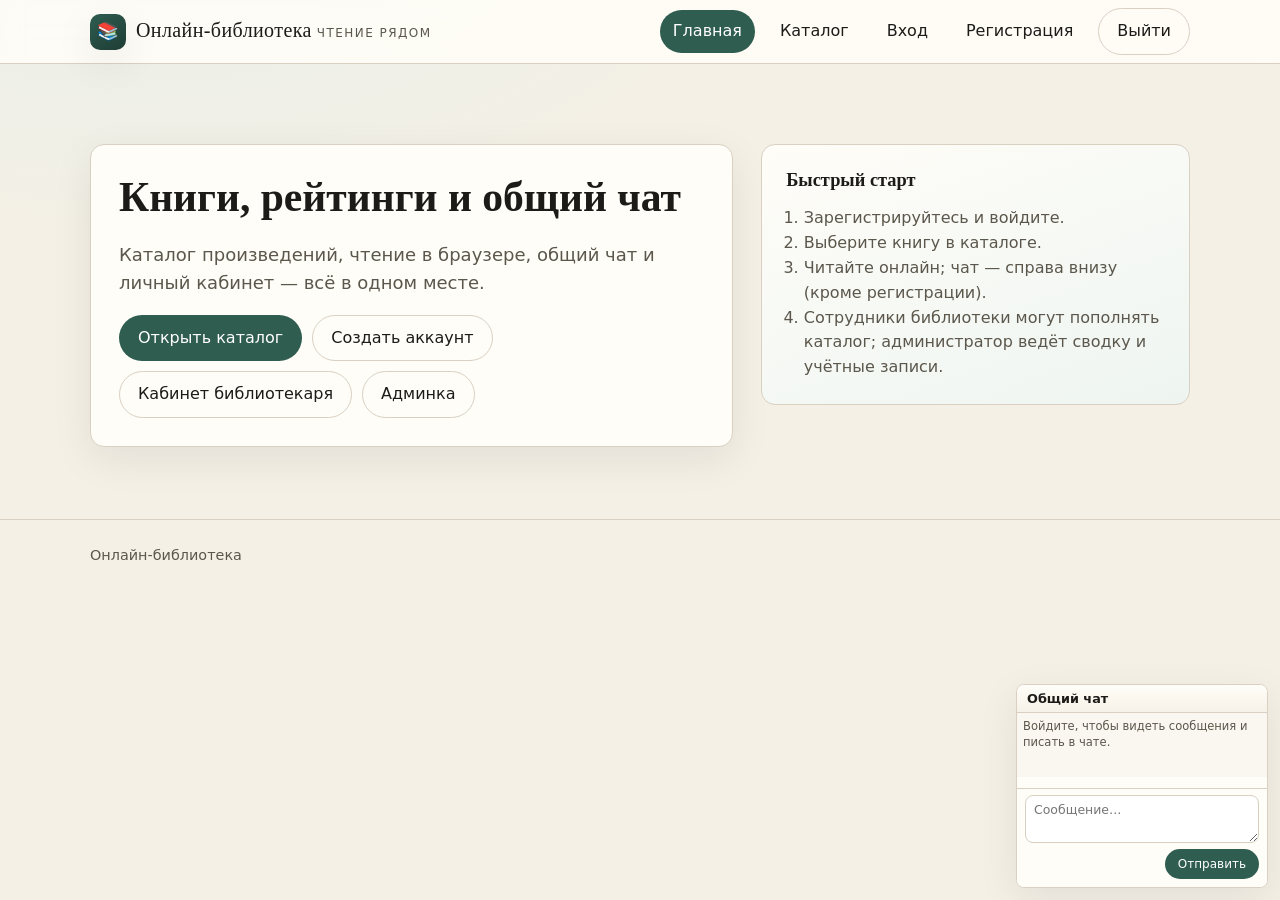
<file: frontend/pages/index.html>
<!DOCTYPE html>
<html lang="ru">
  <head>
    <meta charset="UTF-8" />
    <script>
      (function () {
        var path = location.pathname || "";
        var j = path.indexOf("/frontend/");
        var front = j >= 0 ? path.slice(0, j + "/frontend".length) : "/frontend";
        var b = document.createElement("base");
        b.href = front + "/pages/";
        document.head.appendChild(b);
      })();
    </script>
    <meta name="viewport" content="width=device-width, initial-scale=1.0" />
    <title>Онлайн-библиотека</title>
    <link rel="stylesheet" href="../css/main.css" />
  </head>
  <body>
    <header class="site-header">
      <div class="container site-header-inner">
        <a class="brand" href="index.html">
          <span class="brand-mark" aria-hidden="true">📚</span>
          <span>
            <span class="brand-text">Онлайн-библиотека</span>
            <span class="brand-tag">чтение рядом</span>
          </span>
        </a>
        <nav class="site-nav" aria-label="Основная навигация">
          <a href="index.html" class="is-active">Главная</a>
          <a href="books.html">Каталог</a>
          <a href="login.html" data-nav-guest>Вход</a>
          <a href="register.html" data-nav-guest>Регистрация</a>
          <a href="profile.html" data-nav-auth hidden>Профиль</a>
          <a href="staff.html" data-nav-staff hidden>Библиотекарь</a>
          <a href="admin.html" data-nav-admin hidden>Админка</a>
          <button type="button" class="btn btn-ghost" data-nav-auth hidden data-logout>
            Выйти
          </button>
        </nav>
      </div>
    </header>
    <main>
      <section class="hero">
        <div class="container hero-grid">
          <div class="hero-card">
            <h1>Книги, рейтинги и общий чат</h1>
            <p class="lead">
              Каталог произведений, чтение в браузере, общий чат и личный кабинет — всё в одном месте.
            </p>
            <div class="cta-row">
              <a class="btn btn-primary" href="books.html">Открыть каталог</a>
              <a class="btn btn-ghost" href="register.html">Создать аккаунт</a>
              <a class="btn btn-ghost" href="staff.html" data-nav-staff hidden>Кабинет библиотекаря</a>
              <a class="btn btn-ghost" href="admin.html" data-nav-admin hidden>Админка</a>
            </div>
          </div>
          <aside class="hero-aside" aria-label="Как пользоваться">
            <h2>Быстрый старт</h2>
            <ol class="hero-list">
              <li>Зарегистрируйтесь и войдите.</li>
              <li>Выберите книгу в каталоге.</li>
              <li>Читайте онлайн; чат — справа внизу (кроме регистрации).</li>
              <li>Сотрудники библиотеки могут пополнять каталог; администратор ведёт сводку и учётные записи.</li>
            </ol>
          </aside>
        </div>
      </section>
    </main>
    <footer class="site-footer">
      <div class="container">Онлайн-библиотека</div>
    </footer>
    <script src="../js/config.js"></script>
    <script src="../js/api.js"></script>
    <script src="../js/auth.js"></script>
    <script src="../js/chat.js"></script>
    <script src="../js/layout.js"></script>
  </body>
</html>
</file>
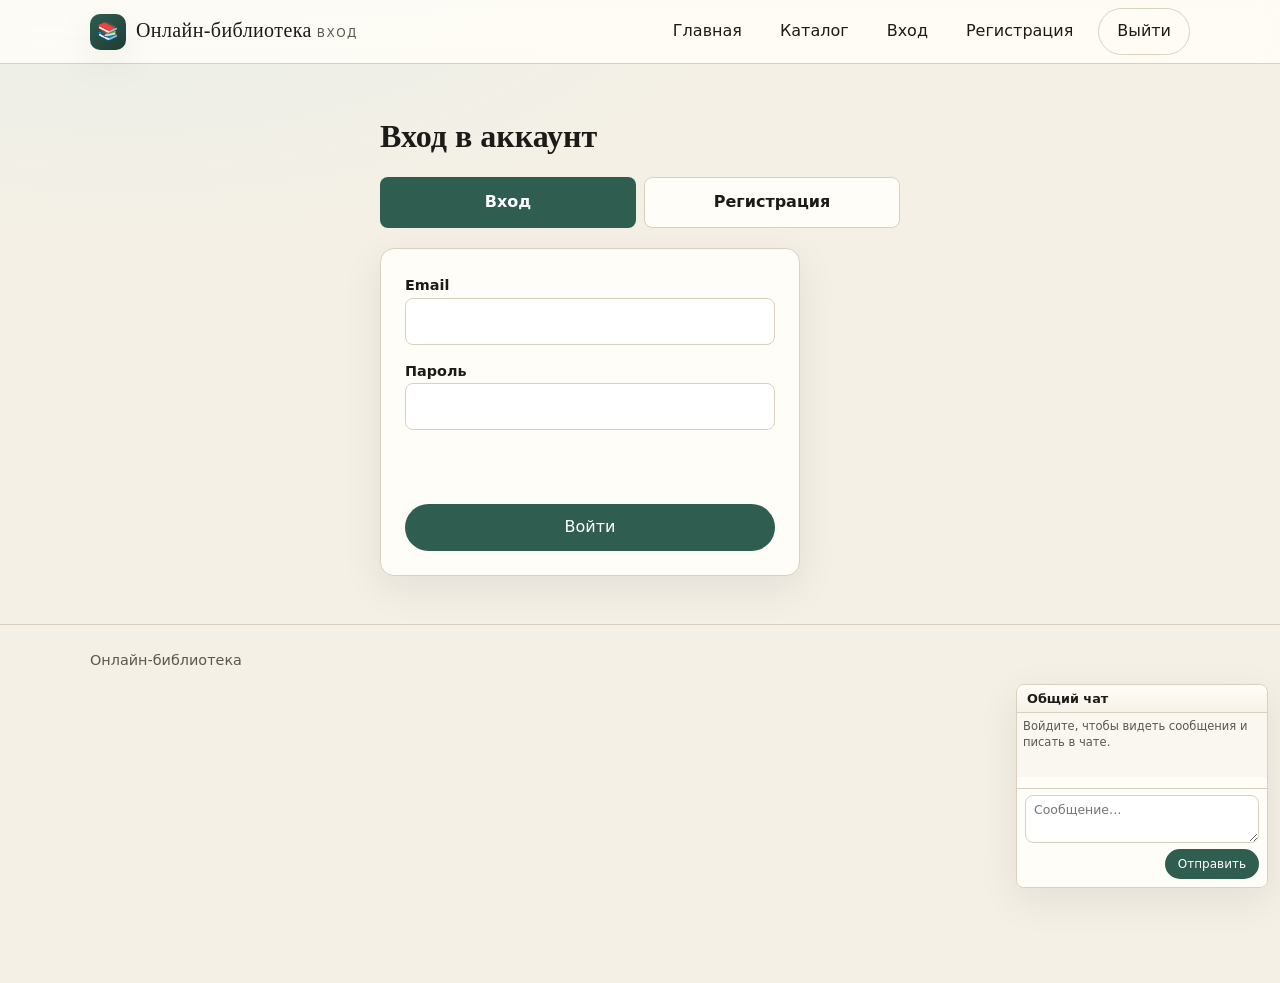
<file: frontend/pages/admin.html>
<!DOCTYPE html>
<html lang="ru">
  <head>
    <meta charset="UTF-8" />
    <script>
      (function () {
        var path = location.pathname || "";
        var j = path.indexOf("/frontend/");
        var front = j >= 0 ? path.slice(0, j + "/frontend".length) : "/frontend";
        var b = document.createElement("base");
        b.href = front + "/pages/";
        document.head.appendChild(b);
      })();
    </script>
    <meta name="viewport" content="width=device-width, initial-scale=1.0" />
    <title>Админка — Онлайн-библиотека</title>
    <link rel="stylesheet" href="../css/main.css" />
  </head>
  <body>
    <header class="site-header">
      <div class="container site-header-inner">
        <a class="brand" href="index.html">
          <span class="brand-mark" aria-hidden="true">📚</span>
          <span>
            <span class="brand-text">Онлайн-библиотека</span>
            <span class="brand-tag">админ</span>
          </span>
        </a>
        <nav class="site-nav" aria-label="Основная навигация">
          <a href="index.html">Главная</a>
          <a href="books.html">Каталог</a>
          <a href="staff.html" data-nav-staff hidden>Библиотекарь</a>
          <a href="admin.html" class="is-active" data-nav-admin hidden>Админка</a>
          <a href="login.html" data-nav-guest>Вход</a>
          <a href="register.html" data-nav-guest>Регистрация</a>
          <a href="profile.html" data-nav-auth hidden>Профиль</a>
          <button type="button" class="btn btn-ghost" data-nav-auth hidden data-logout>Выйти</button>
        </nav>
      </div>
    </header>
    <main>
      <div class="container">
        <h1>Администрирование</h1>
        <p class="muted">Статистика и управление пользователями — только для администратора.</p>
        <p id="admin-error" class="form-error"></p>
        <section class="card section-block">
          <h2>Сводка</h2>
          <div id="admin-stats"></div>
        </section>
        <section class="card section-block">
          <h2>Пользователи</h2>
          <p id="admin-msg" class="muted small"></p>
          <div class="table-wrap">
            <table class="data-table" id="admin-users">
              <thead>
                <tr>
                  <th>ID</th>
                  <th>Email</th>
                  <th>Имя</th>
                  <th>Роль</th>
                  <th>Статус</th>
                  <th>Действия</th>
                </tr>
              </thead>
              <tbody></tbody>
            </table>
          </div>
        </section>
      </div>
    </main>
    <footer class="site-footer">
      <div class="container">Онлайн-библиотека</div>
    </footer>
    <script src="../js/config.js"></script>
    <script src="../js/api.js"></script>
    <script src="../js/auth.js"></script>
    <script src="../js/chat.js"></script>
    <script src="../js/layout.js"></script>
    <script src="../js/admin.js"></script>
  </body>
</html>
</file>
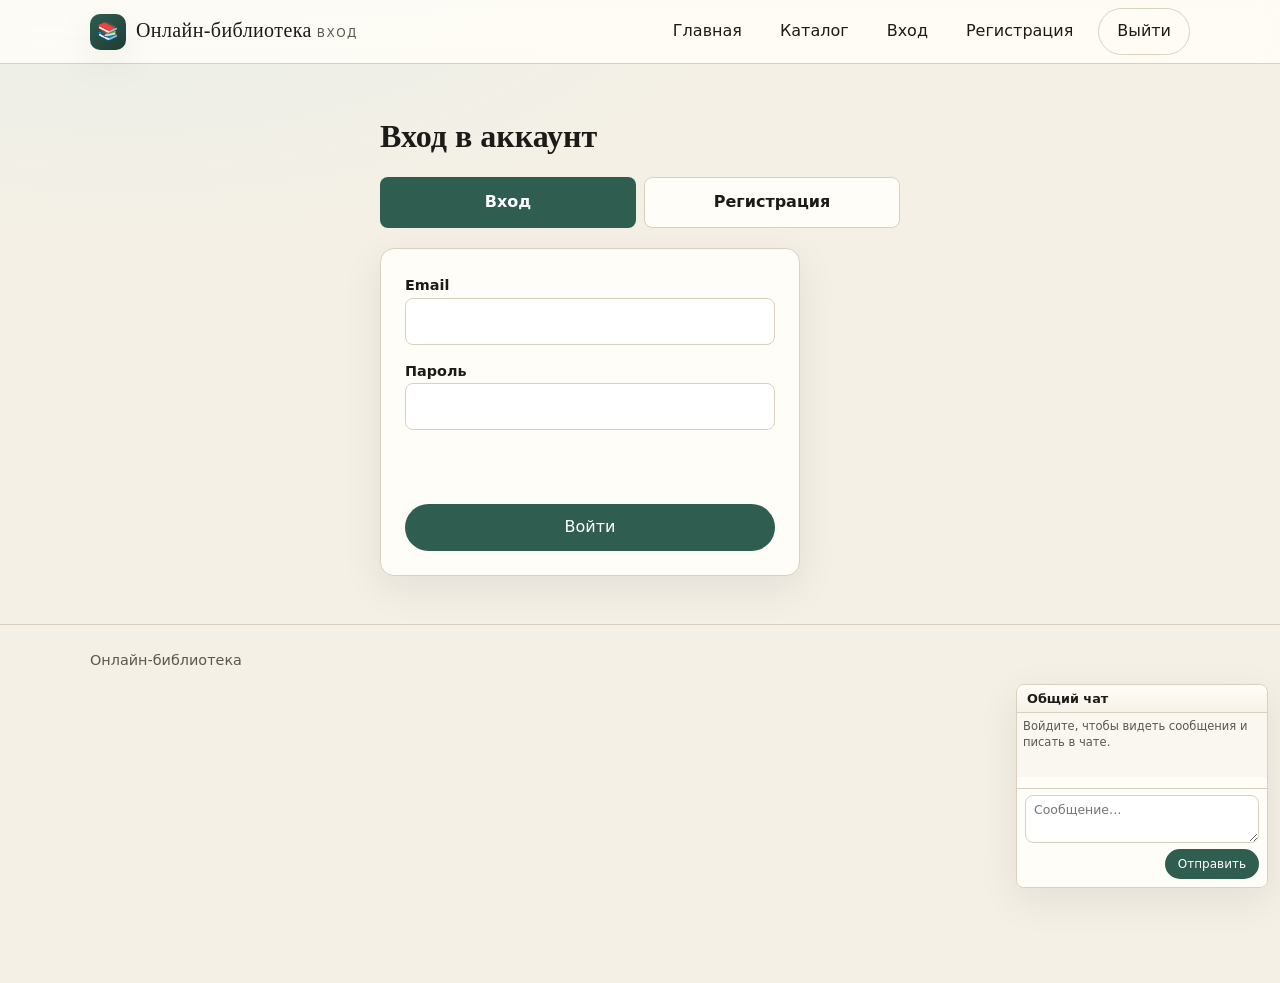
<file: frontend/pages/login.html>
<!DOCTYPE html>
<html lang="ru">
  <head>
    <meta charset="UTF-8" />
    <script>
      (function () {
        var path = location.pathname || "";
        var j = path.indexOf("/frontend/");
        var front = j >= 0 ? path.slice(0, j + "/frontend".length) : "/frontend";
        var b = document.createElement("base");
        b.href = front + "/pages/";
        document.head.appendChild(b);
      })();
    </script>
    <meta name="viewport" content="width=device-width, initial-scale=1.0" />
    <title>Вход — Онлайн-библиотека</title>
    <link rel="stylesheet" href="../css/main.css" />
  </head>
  <body>
    <header class="site-header">
      <div class="container site-header-inner">
        <a class="brand" href="index.html">
          <span class="brand-mark" aria-hidden="true">📚</span>
          <span>
            <span class="brand-text">Онлайн-библиотека</span>
            <span class="brand-tag">вход</span>
          </span>
        </a>
        <nav class="site-nav" aria-label="Основная навигация">
          <a href="index.html">Главная</a>
          <a href="books.html">Каталог</a>
          <a href="login.html" data-nav-guest>Вход</a>
          <a href="register.html" data-nav-guest>Регистрация</a>
          <a href="profile.html" data-nav-auth hidden>Профиль</a>
          <a href="staff.html" data-nav-staff hidden>Библиотекарь</a>
          <a href="admin.html" data-nav-admin hidden>Админка</a>
          <button type="button" class="btn btn-ghost" data-nav-auth hidden data-logout>
            Выйти
          </button>
        </nav>
      </div>
    </header>
    <main>
      <div class="container auth-layout">
        <h1>Вход в аккаунт</h1>
        <div class="auth-tabs" role="tablist" aria-label="Аккаунт">
          <a class="auth-tab is-active" href="login.html">Вход</a>
          <a class="auth-tab" href="register.html">Регистрация</a>
        </div>
        <div id="login-banner" class="banner" hidden>
          Регистрация прошла успешно. Войдите с тем же email и паролем.
        </div>
        <form id="login-form" class="card form-grid">
          <div>
            <label for="email">Email</label>
            <input id="email" name="email" type="email" autocomplete="username" required />
          </div>
          <div>
            <label for="password">Пароль</label>
            <input
              id="password"
              name="password"
              type="password"
              autocomplete="current-password"
              required
              minlength="6"
            />
          </div>
          <p id="login-error" class="form-error"></p>
          <button type="submit" class="btn btn-primary">Войти</button>
        </form>
      </div>
    </main>
    <footer class="site-footer">
      <div class="container">Онлайн-библиотека</div>
    </footer>
    <script src="../js/config.js"></script>
    <script src="../js/api.js"></script>
    <script src="../js/auth.js"></script>
    <script src="../js/chat.js"></script>
    <script src="../js/layout.js"></script>
    <script src="../js/login.js"></script>
  </body>
</html>
</file>
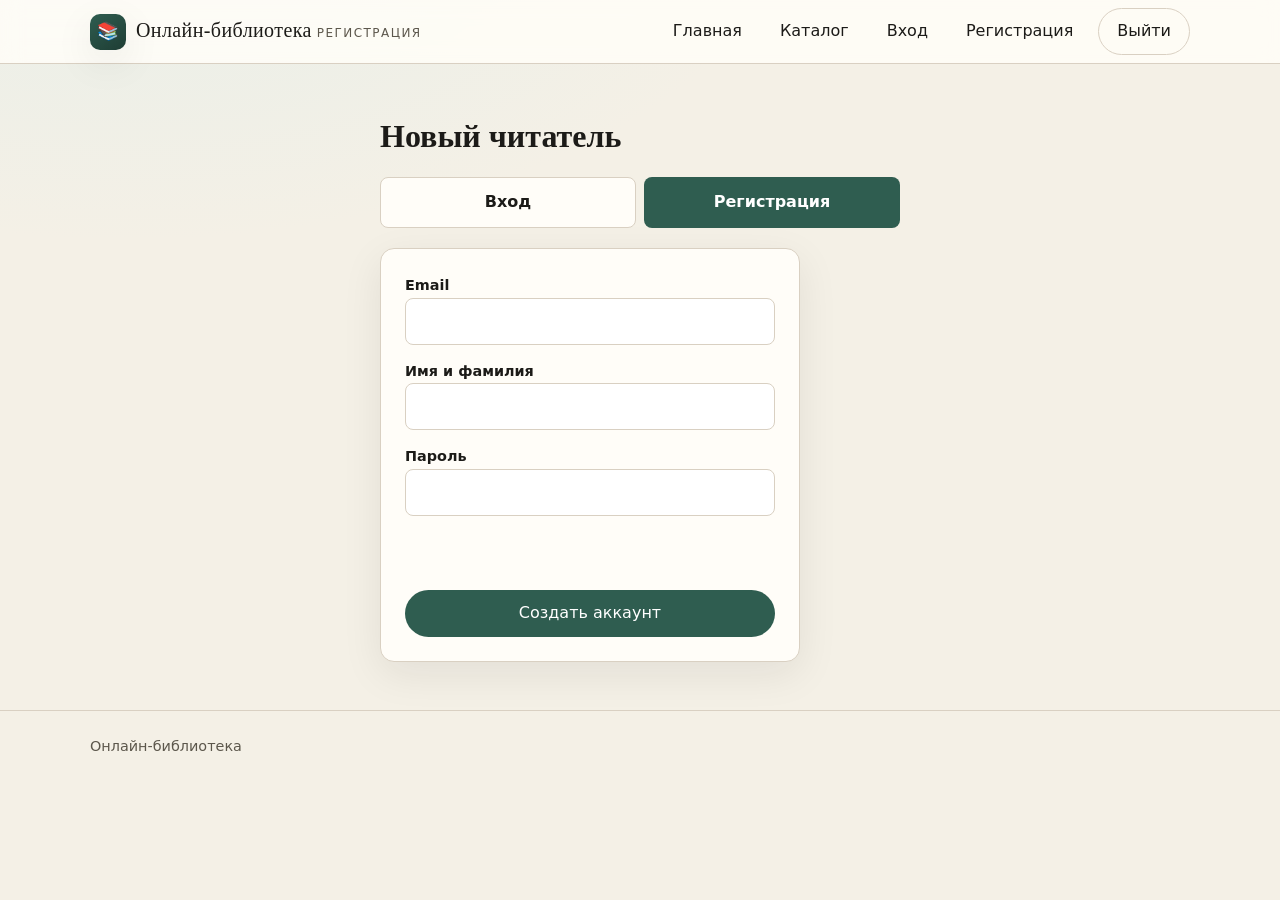
<file: frontend/pages/register.html>
<!DOCTYPE html>
<html lang="ru">
  <head>
    <meta charset="UTF-8" />
    <script>
      (function () {
        var path = location.pathname || "";
        var j = path.indexOf("/frontend/");
        var front = j >= 0 ? path.slice(0, j + "/frontend".length) : "/frontend";
        var b = document.createElement("base");
        b.href = front + "/pages/";
        document.head.appendChild(b);
      })();
    </script>
    <meta name="viewport" content="width=device-width, initial-scale=1.0" />
    <title>Регистрация — Онлайн-библиотека</title>
    <link rel="stylesheet" href="../css/main.css" />
  </head>
  <body>
    <header class="site-header">
      <div class="container site-header-inner">
        <a class="brand" href="index.html">
          <span class="brand-mark" aria-hidden="true">📚</span>
          <span>
            <span class="brand-text">Онлайн-библиотека</span>
            <span class="brand-tag">регистрация</span>
          </span>
        </a>
        <nav class="site-nav" aria-label="Основная навигация">
          <a href="index.html">Главная</a>
          <a href="books.html">Каталог</a>
          <a href="login.html" data-nav-guest>Вход</a>
          <a href="register.html" data-nav-guest>Регистрация</a>
          <a href="profile.html" data-nav-auth hidden>Профиль</a>
          <a href="staff.html" data-nav-staff hidden>Библиотекарь</a>
          <a href="admin.html" data-nav-admin hidden>Админка</a>
          <button type="button" class="btn btn-ghost" data-nav-auth hidden data-logout>
            Выйти
          </button>
        </nav>
      </div>
    </header>
    <main>
      <div class="container auth-layout">
        <h1>Новый читатель</h1>
        <div class="auth-tabs" role="tablist" aria-label="Аккаунт">
          <a class="auth-tab" href="login.html">Вход</a>
          <a class="auth-tab is-active" href="register.html">Регистрация</a>
        </div>
        <form id="register-form" class="card form-grid">
          <div>
            <label for="reg-email">Email</label>
            <input id="reg-email" name="email" type="email" autocomplete="email" required />
          </div>
          <div>
            <label for="reg-name">Имя и фамилия</label>
            <input
              id="reg-name"
              name="full_name"
              type="text"
              autocomplete="name"
              required
              minlength="2"
              maxlength="120"
            />
          </div>
          <div>
            <label for="reg-password">Пароль</label>
            <input
              id="reg-password"
              name="password"
              type="password"
              autocomplete="new-password"
              required
              minlength="6"
              maxlength="128"
            />
          </div>
          <p id="register-error" class="form-error"></p>
          <button type="submit" class="btn btn-primary">Создать аккаунт</button>
        </form>
      </div>
    </main>
    <footer class="site-footer">
      <div class="container">Онлайн-библиотека</div>
    </footer>
    <script src="../js/config.js"></script>
    <script src="../js/api.js"></script>
    <script src="../js/auth.js"></script>
    <script src="../js/layout.js"></script>
    <script src="../js/register.js"></script>
  </body>
</html>
</file>
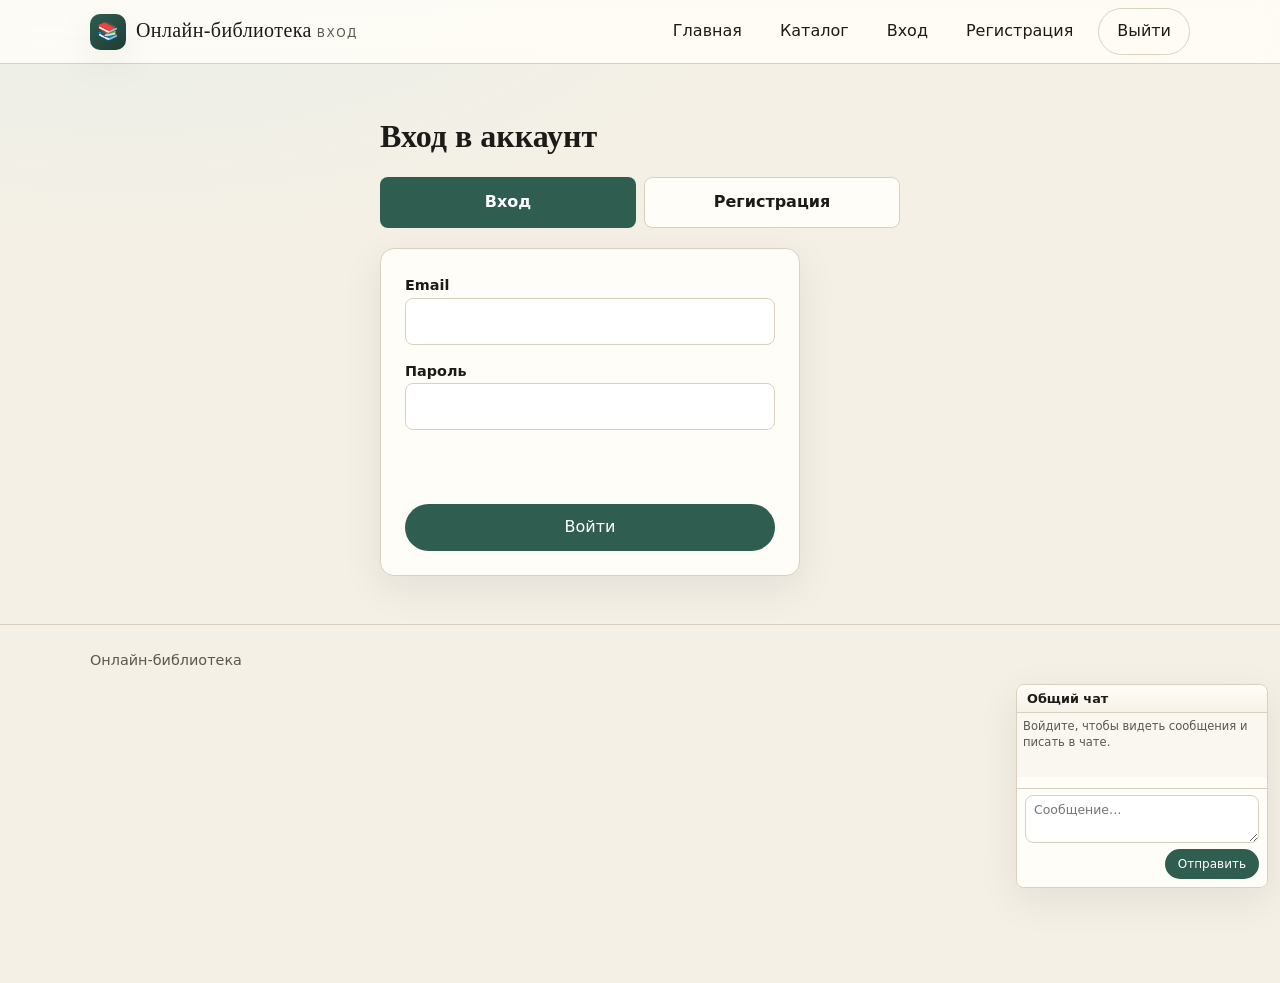
<file: frontend/pages/staff-edit.html>
<!DOCTYPE html>
<html lang="ru">
  <head>
    <meta charset="UTF-8" />
    <script>
      (function () {
        var path = location.pathname || "";
        var j = path.indexOf("/frontend/");
        var front = j >= 0 ? path.slice(0, j + "/frontend".length) : "/frontend";
        var b = document.createElement("base");
        b.href = front + "/pages/";
        document.head.appendChild(b);
      })();
    </script>
    <meta name="viewport" content="width=device-width, initial-scale=1.0" />
    <title>Редактирование книги — Онлайн-библиотека</title>
    <link rel="stylesheet" href="../css/main.css" />
  </head>
  <body>
    <header class="site-header">
      <div class="container site-header-inner">
        <a class="brand" href="index.html">
          <span class="brand-mark" aria-hidden="true">📚</span>
          <span>
            <span class="brand-text">Онлайн-библиотека</span>
            <span class="brand-tag">редактор</span>
          </span>
        </a>
        <nav class="site-nav" aria-label="Основная навигация">
          <a href="index.html">Главная</a>
          <a href="books.html">Каталог</a>
          <a href="staff.html" data-nav-staff hidden>Библиотекарь</a>
          <a href="admin.html" data-nav-admin hidden>Админка</a>
          <a href="login.html" data-nav-guest>Вход</a>
          <a href="register.html" data-nav-guest>Регистрация</a>
          <a href="profile.html" data-nav-auth hidden>Профиль</a>
          <button type="button" class="btn btn-ghost" data-nav-auth hidden data-logout>Выйти</button>
        </nav>
      </div>
    </header>
    <main>
      <div class="container narrow-form">
        <p class="muted"><a href="staff.html">← Кабинет библиотекаря</a> · <a id="staff-link-public" href="books.html">Каталог</a></p>
        <h1 id="staff-edit-title">Редактирование книги</h1>
        <p id="staff-edit-error" class="form-error"></p>
        <p id="staff-edit-msg" class="muted small"></p>
        <form id="staff-edit-form" class="card form-grid wide-form">
          <div>
            <label for="se-title">Название</label>
            <input id="se-title" type="text" required maxlength="255" />
          </div>
          <div>
            <label for="se-author">Автор</label>
            <input id="se-author" type="text" required maxlength="180" />
          </div>
          <div>
            <label for="se-desc">Описание (≥ 10 симв. при сохранении полного набора)</label>
            <textarea id="se-desc" required minlength="10" maxlength="4000"></textarea>
          </div>
          <div>
            <label for="se-content">Текст книги (≥ 10 симв.)</label>
            <textarea id="se-content" required minlength="10"></textarea>
          </div>
          <div>
            <label for="se-url">Ссылка на файл в интернете</label>
            <input id="se-url" type="text" maxlength="500" placeholder="Необязательно" />
          </div>
          <div class="form-actions-row">
            <button type="submit" class="btn btn-primary">Сохранить</button>
            <button type="button" class="btn btn-ghost" id="staff-delete-btn">Удалить книгу</button>
          </div>
        </form>
        <section class="card section-block">
          <h2>Заменить файл книги</h2>
          <p class="muted small">Выберите новый файл книги — он обязателен для замены.</p>
          <form id="staff-replace-file-form" class="form-grid wide-form" enctype="multipart/form-data">
            <div>
              <label for="sr-file">Новый файл</label>
              <input id="sr-file" name="file" type="file" required />
            </div>
            <div>
              <label for="sr-content">Текст (необязательно)</label>
              <textarea id="sr-content" name="content" placeholder="Переопределить текст"></textarea>
            </div>
            <button type="submit" class="btn btn-primary">Заменить файл</button>
          </form>
        </section>
      </div>
    </main>
    <footer class="site-footer">
      <div class="container">Онлайн-библиотека</div>
    </footer>
    <script src="../js/config.js"></script>
    <script src="../js/api.js"></script>
    <script src="../js/auth.js"></script>
    <script src="../js/chat.js"></script>
    <script src="../js/layout.js"></script>
    <script src="../js/staff-edit.js"></script>
    <script>
      document.addEventListener("DOMContentLoaded", function () {
        var p = new URLSearchParams(location.search);
        var id = p.get("id");
        if (id) {
          var a = document.getElementById("staff-link-public");
          if (a) a.href = "book.html?id=" + encodeURIComponent(id);
        }
      });
    </script>
  </body>
</html>
</file>
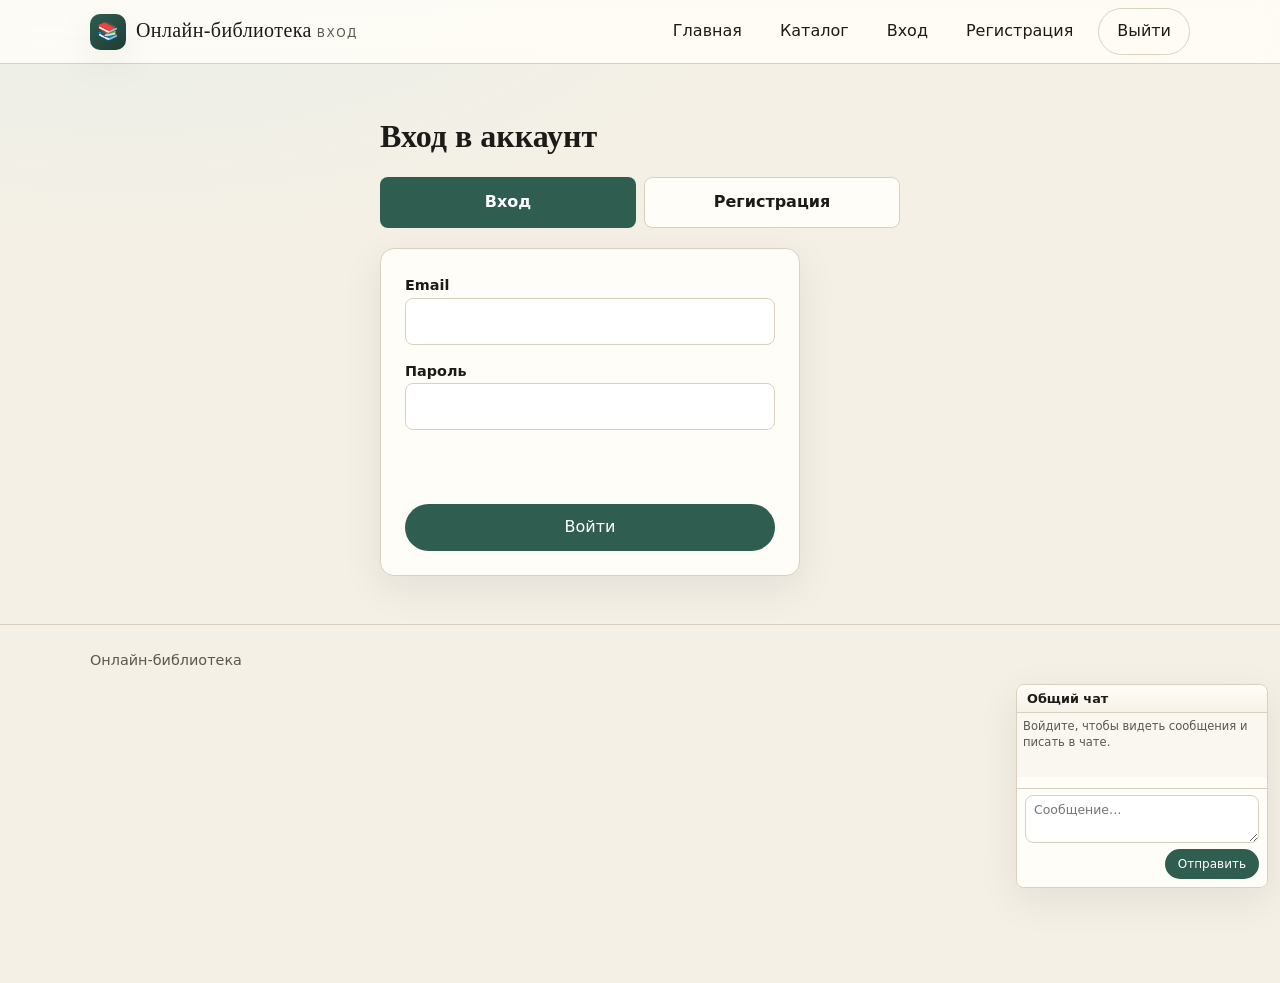
<file: frontend/pages/staff-new.html>
<!DOCTYPE html>
<html lang="ru">
  <head>
    <meta charset="UTF-8" />
    <script>
      (function () {
        var path = location.pathname || "";
        var j = path.indexOf("/frontend/");
        var front = j >= 0 ? path.slice(0, j + "/frontend".length) : "/frontend";
        var b = document.createElement("base");
        b.href = front + "/pages/";
        document.head.appendChild(b);
      })();
    </script>
    <meta name="viewport" content="width=device-width, initial-scale=1.0" />
    <title>Новая книга — Онлайн-библиотека</title>
    <link rel="stylesheet" href="../css/main.css" />
  </head>
  <body>
    <header class="site-header">
      <div class="container site-header-inner">
        <a class="brand" href="index.html">
          <span class="brand-mark" aria-hidden="true">📚</span>
          <span>
            <span class="brand-text">Онлайн-библиотека</span>
            <span class="brand-tag">создание</span>
          </span>
        </a>
        <nav class="site-nav" aria-label="Основная навигация">
          <a href="index.html">Главная</a>
          <a href="books.html">Каталог</a>
          <a href="staff.html" data-nav-staff hidden>Библиотекарь</a>
          <a href="admin.html" data-nav-admin hidden>Админка</a>
          <a href="login.html" data-nav-guest>Вход</a>
          <a href="register.html" data-nav-guest>Регистрация</a>
          <a href="profile.html" data-nav-auth hidden>Профиль</a>
          <button type="button" class="btn btn-ghost" data-nav-auth hidden data-logout>Выйти</button>
        </nav>
      </div>
    </header>
    <main>
      <div class="container narrow-form">
        <p class="muted"><a href="staff.html">← Кабинет библиотекаря</a></p>
        <h1>Новая книга</h1>
        <p class="muted small">
          Описание и полный текст книги — не короче 10 символов. При необходимости укажите ссылку на файл в
          интернете.
        </p>
        <p id="staff-new-error" class="form-error"></p>
        <p id="staff-new-ok" class="muted small"></p>
        <form id="staff-new-form" class="card form-grid wide-form">
          <div>
            <label for="sn-title">Название</label>
            <input id="sn-title" name="title" type="text" required maxlength="255" />
          </div>
          <div>
            <label for="sn-author">Автор</label>
            <input id="sn-author" name="author" type="text" required maxlength="180" />
          </div>
          <div>
            <label for="sn-desc">Описание (≥ 10 симв.)</label>
            <textarea id="sn-desc" name="description" required minlength="10" maxlength="4000"></textarea>
          </div>
          <div>
            <label for="sn-content">Текст книги (≥ 10 симв.)</label>
            <textarea id="sn-content" name="content" required minlength="10"></textarea>
          </div>
          <div>
            <label for="sn-url">Ссылка на файл в интернете (необязательно)</label>
            <input id="sn-url" name="file_url" type="text" maxlength="500" placeholder="https://…" />
          </div>
          <button type="submit" class="btn btn-primary">Создать</button>
        </form>
      </div>
    </main>
    <footer class="site-footer">
      <div class="container">Онлайн-библиотека</div>
    </footer>
    <script src="../js/config.js"></script>
    <script src="../js/api.js"></script>
    <script src="../js/auth.js"></script>
    <script src="../js/chat.js"></script>
    <script src="../js/layout.js"></script>
    <script src="../js/staff-new.js"></script>
  </body>
</html>
</file>
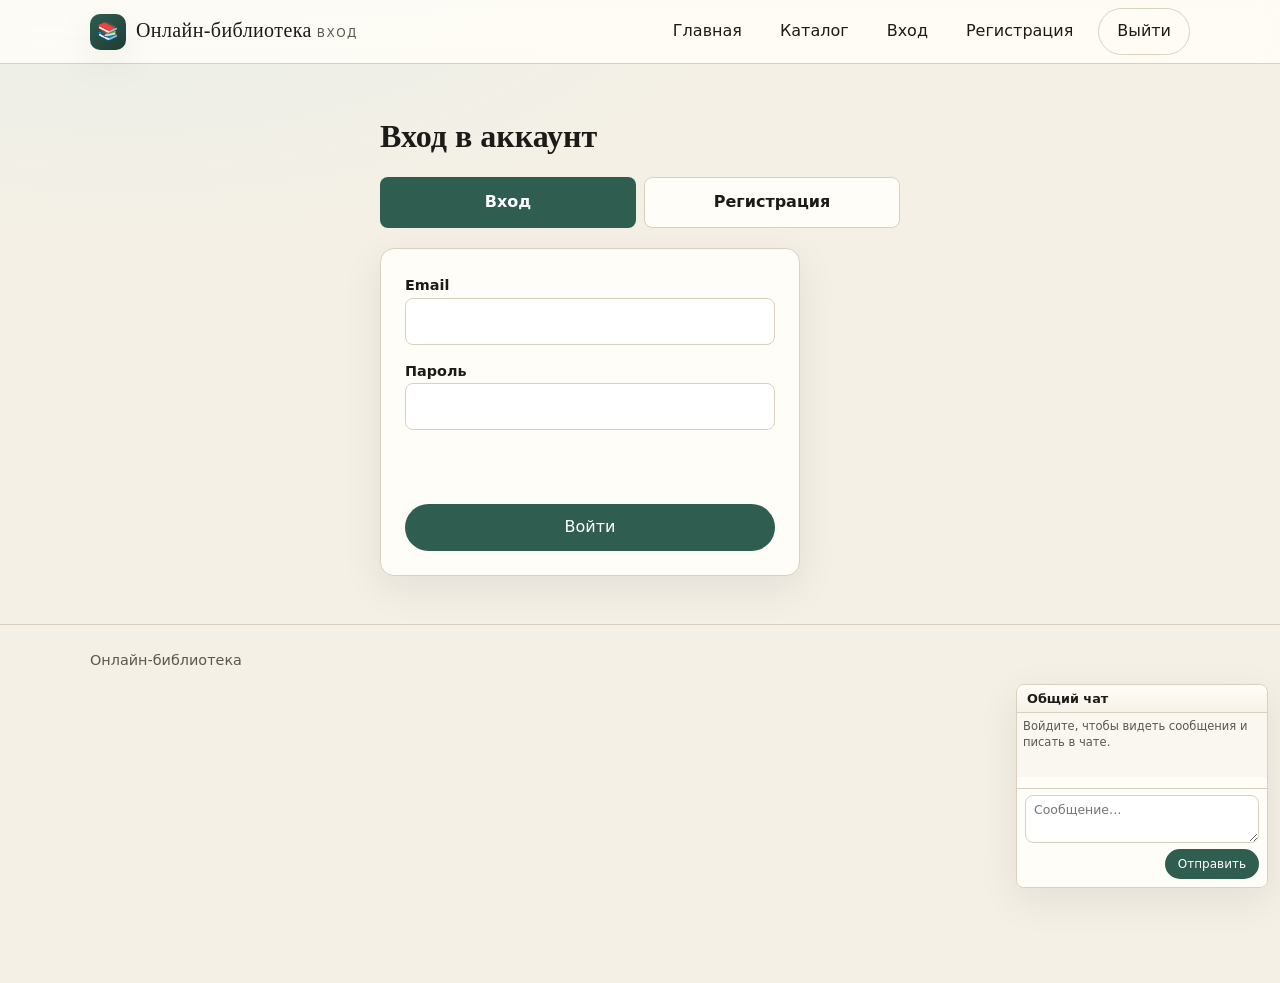
<file: frontend/pages/staff-upload.html>
<!DOCTYPE html>
<html lang="ru">
  <head>
    <meta charset="UTF-8" />
    <script>
      (function () {
        var path = location.pathname || "";
        var j = path.indexOf("/frontend/");
        var front = j >= 0 ? path.slice(0, j + "/frontend".length) : "/frontend";
        var b = document.createElement("base");
        b.href = front + "/pages/";
        document.head.appendChild(b);
      })();
    </script>
    <meta name="viewport" content="width=device-width, initial-scale=1.0" />
    <title>Загрузка книги — Онлайн-библиотека</title>
    <link rel="stylesheet" href="../css/main.css" />
  </head>
  <body>
    <header class="site-header">
      <div class="container site-header-inner">
        <a class="brand" href="index.html">
          <span class="brand-mark" aria-hidden="true">📚</span>
          <span>
            <span class="brand-text">Онлайн-библиотека</span>
            <span class="brand-tag">загрузка</span>
          </span>
        </a>
        <nav class="site-nav" aria-label="Основная навигация">
          <a href="index.html">Главная</a>
          <a href="books.html">Каталог</a>
          <a href="staff.html" data-nav-staff hidden>Библиотекарь</a>
          <a href="admin.html" data-nav-admin hidden>Админка</a>
          <a href="login.html" data-nav-guest>Вход</a>
          <a href="register.html" data-nav-guest>Регистрация</a>
          <a href="profile.html" data-nav-auth hidden>Профиль</a>
          <button type="button" class="btn btn-ghost" data-nav-auth hidden data-logout>Выйти</button>
        </nav>
      </div>
    </header>
    <main>
      <div class="container narrow-form">
        <p class="muted"><a href="staff.html">← Кабинет библиотекаря</a></p>
        <h1>Загрузка книги</h1>
        <p class="banner pdf-upload-note" role="note">
          Принимаются <strong>только PDF-файлы</strong> с расширением .pdf. Другие форматы здесь не загружаются.
        </p>
        <p class="muted small">
          Укажите название, автора и описание (не короче трёх символов). При желании добавьте текст или
          подпись. Файл книги — PDF, до 100 МБ.
        </p>
        <p id="staff-up-error" class="form-error"></p>
        <p id="staff-up-ok" class="muted small"></p>
        <form id="staff-up-form" class="card form-grid wide-form" enctype="multipart/form-data">
          <div>
            <label for="su-title">Название</label>
            <input id="su-title" name="title" type="text" required maxlength="255" />
          </div>
          <div>
            <label for="su-author">Автор</label>
            <input id="su-author" name="author" type="text" required maxlength="180" />
          </div>
          <div>
            <label for="su-desc">Описание (≥ 3 симв.)</label>
            <textarea id="su-desc" name="description" required minlength="3" maxlength="4000"></textarea>
          </div>
          <div>
            <label for="su-content">Текст / подпись (необязательно)</label>
            <textarea id="su-content" name="content" placeholder="Если пусто — из .txt или заглушка"></textarea>
          </div>
          <div>
            <label for="su-file">Файл книги (PDF)</label>
            <input
              id="su-file"
              name="file"
              type="file"
              required
              accept="application/pdf,.pdf"
            />
          </div>
          <button type="submit" class="btn btn-primary">Загрузить</button>
        </form>
      </div>
    </main>
    <footer class="site-footer">
      <div class="container">Онлайн-библиотека</div>
    </footer>
    <script src="../js/config.js"></script>
    <script src="../js/api.js"></script>
    <script src="../js/auth.js"></script>
    <script src="../js/chat.js"></script>
    <script src="../js/layout.js"></script>
    <script src="../js/staff-upload.js"></script>
  </body>
</html>
</file>
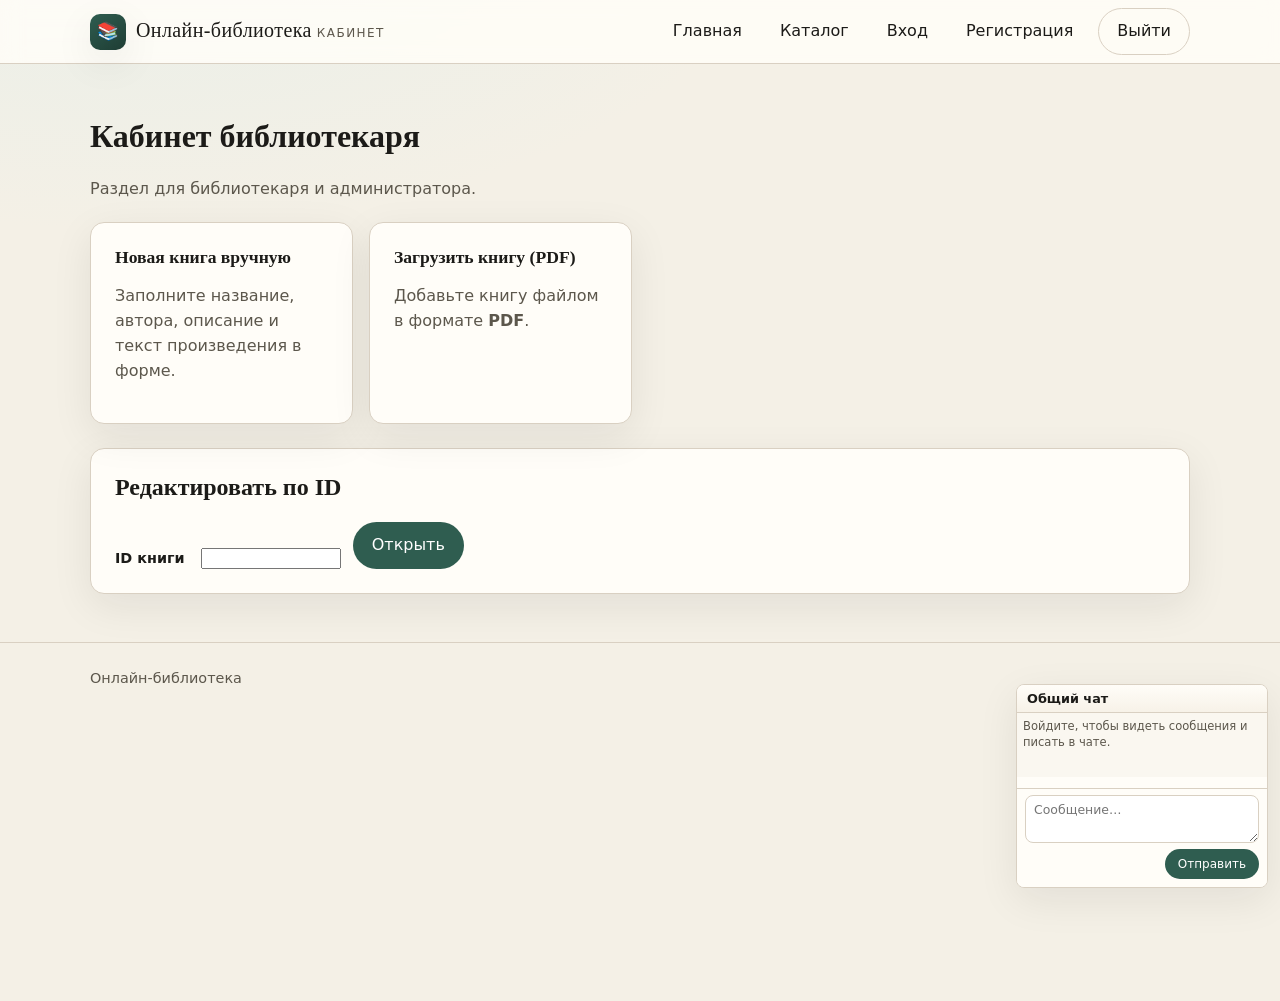
<file: frontend/pages/staff.html>
<!DOCTYPE html>
<html lang="ru">
  <head>
    <meta charset="UTF-8" />
    <script>
      (function () {
        var path = location.pathname || "";
        var j = path.indexOf("/frontend/");
        var front = j >= 0 ? path.slice(0, j + "/frontend".length) : "/frontend";
        var b = document.createElement("base");
        b.href = front + "/pages/";
        document.head.appendChild(b);
      })();
    </script>
    <meta name="viewport" content="width=device-width, initial-scale=1.0" />
    <title>Библиотекарь — Онлайн-библиотека</title>
    <link rel="stylesheet" href="../css/main.css" />
  </head>
  <body>
    <header class="site-header">
      <div class="container site-header-inner">
        <a class="brand" href="index.html">
          <span class="brand-mark" aria-hidden="true">📚</span>
          <span>
            <span class="brand-text">Онлайн-библиотека</span>
            <span class="brand-tag">кабинет</span>
          </span>
        </a>
        <nav class="site-nav" aria-label="Основная навигация">
          <a href="index.html">Главная</a>
          <a href="books.html">Каталог</a>
          <a href="staff.html" class="is-active" data-nav-staff hidden>Библиотекарь</a>
          <a href="admin.html" data-nav-admin hidden>Админка</a>
          <a href="login.html" data-nav-guest>Вход</a>
          <a href="register.html" data-nav-guest>Регистрация</a>
          <a href="profile.html" data-nav-auth hidden>Профиль</a>
          <button type="button" class="btn btn-ghost" data-nav-auth hidden data-logout>Выйти</button>
        </nav>
      </div>
    </header>
    <main>
      <div class="container">
        <h1>Кабинет библиотекаря</h1>
        <p class="muted">Раздел для библиотекаря и администратора.</p>
        <div class="staff-cards">
          <a class="card staff-card-link" href="staff-new.html">
            <h2>Новая книга вручную</h2>
            <p class="muted">Заполните название, автора, описание и текст произведения в форме.</p>
          </a>
          <a class="card staff-card-link" href="staff-upload.html">
            <h2>Загрузить книгу (PDF)</h2>
            <p class="muted">Добавьте книгу файлом в формате <strong>PDF</strong>.</p>
          </a>
        </div>
        <section class="card section-block">
          <h2>Редактировать по ID</h2>
          <form class="inline-form" id="staff-goto-edit">
            <label for="staff-edit-id">ID книги</label>
            <input id="staff-edit-id" type="number" min="1" step="1" required />
            <button type="submit" class="btn btn-primary">Открыть</button>
          </form>
        </section>
      </div>
    </main>
    <footer class="site-footer">
      <div class="container">Онлайн-библиотека</div>
    </footer>
    <script src="../js/config.js"></script>
    <script src="../js/api.js"></script>
    <script src="../js/auth.js"></script>
    <script src="../js/chat.js"></script>
    <script src="../js/layout.js"></script>
    <script>
      document.addEventListener("DOMContentLoaded", function () {
        var f = document.getElementById("staff-goto-edit");
        if (!f) return;
        f.addEventListener("submit", function (e) {
          e.preventDefault();
          var id = document.getElementById("staff-edit-id").value;
          if (id) location.href = "staff-edit.html?id=" + encodeURIComponent(id);
        });
      });
    </script>
  </body>
</html>
</file>
<file: frontend/css/main.css>
@import url("./variables.css");
@import url("./base.css");
@import url("./layout.css");
@import url("./components.css");
@import url("./chat.css");
</file>
